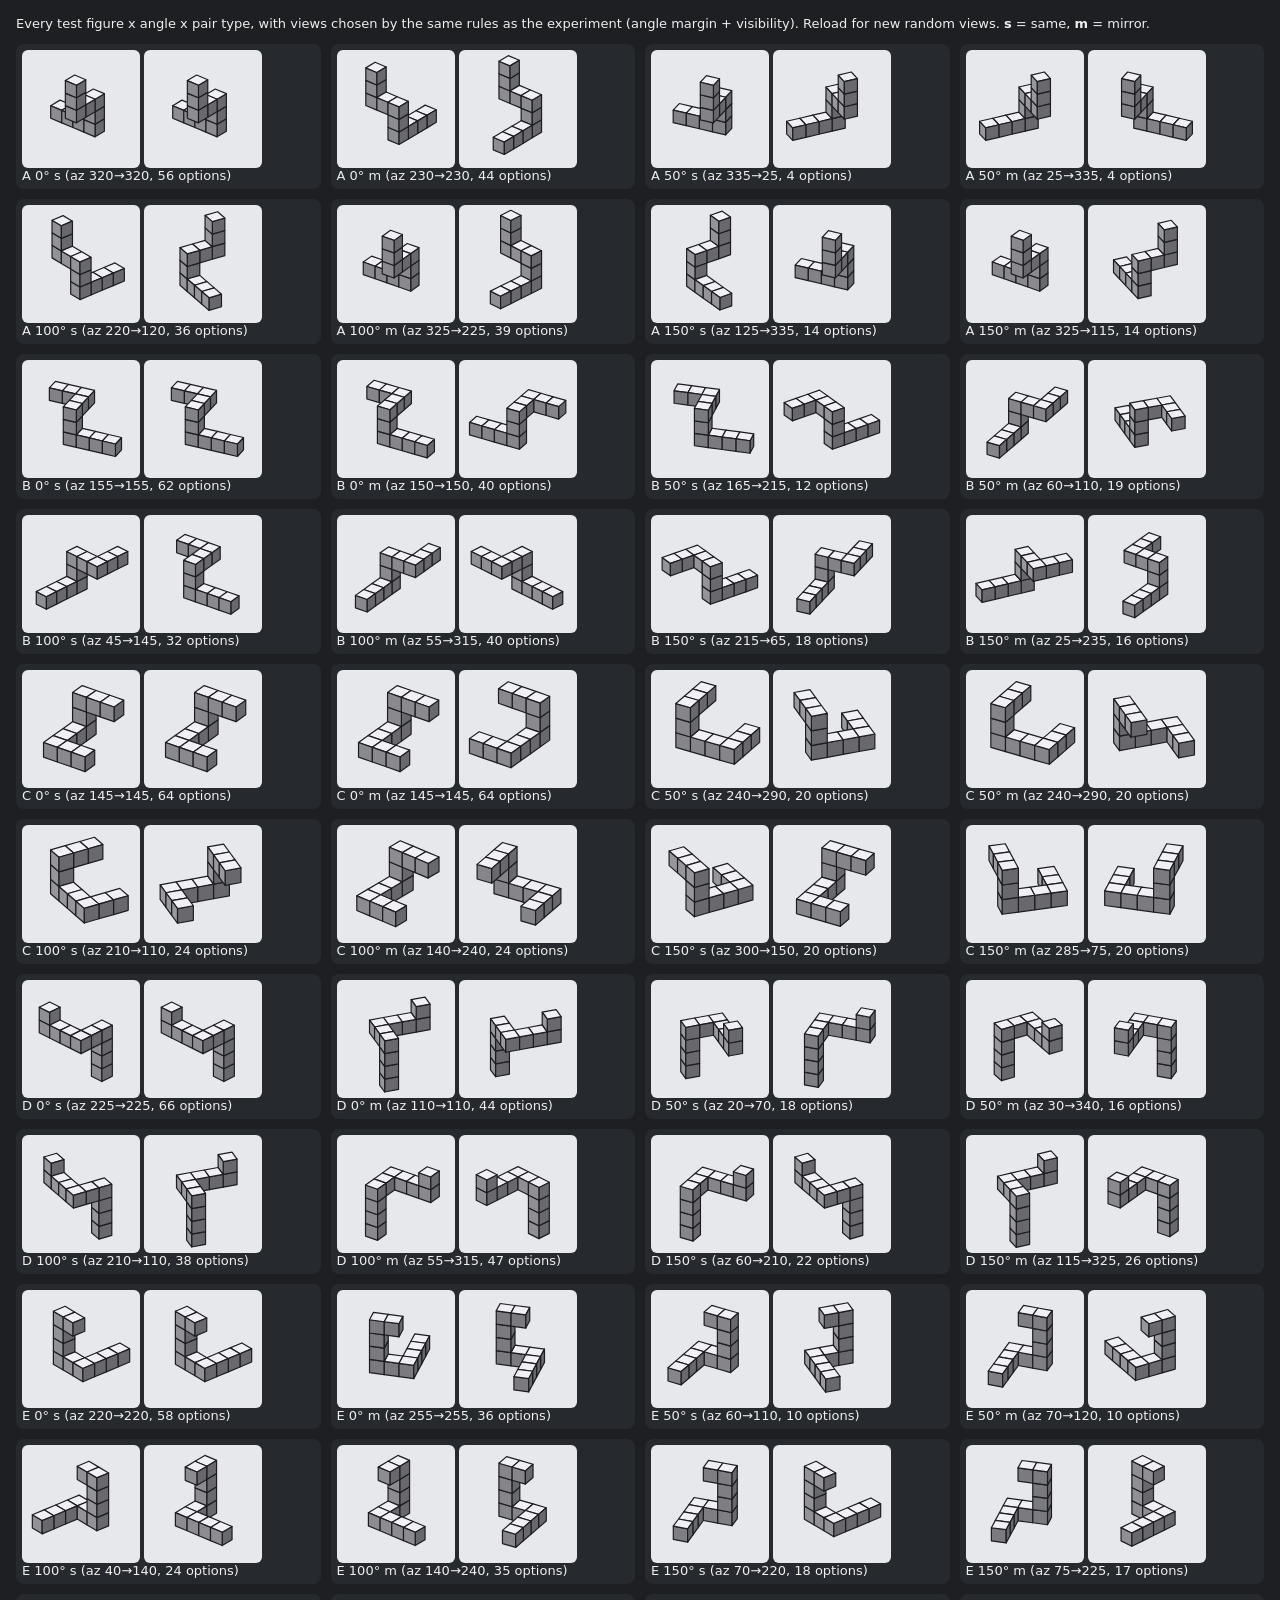
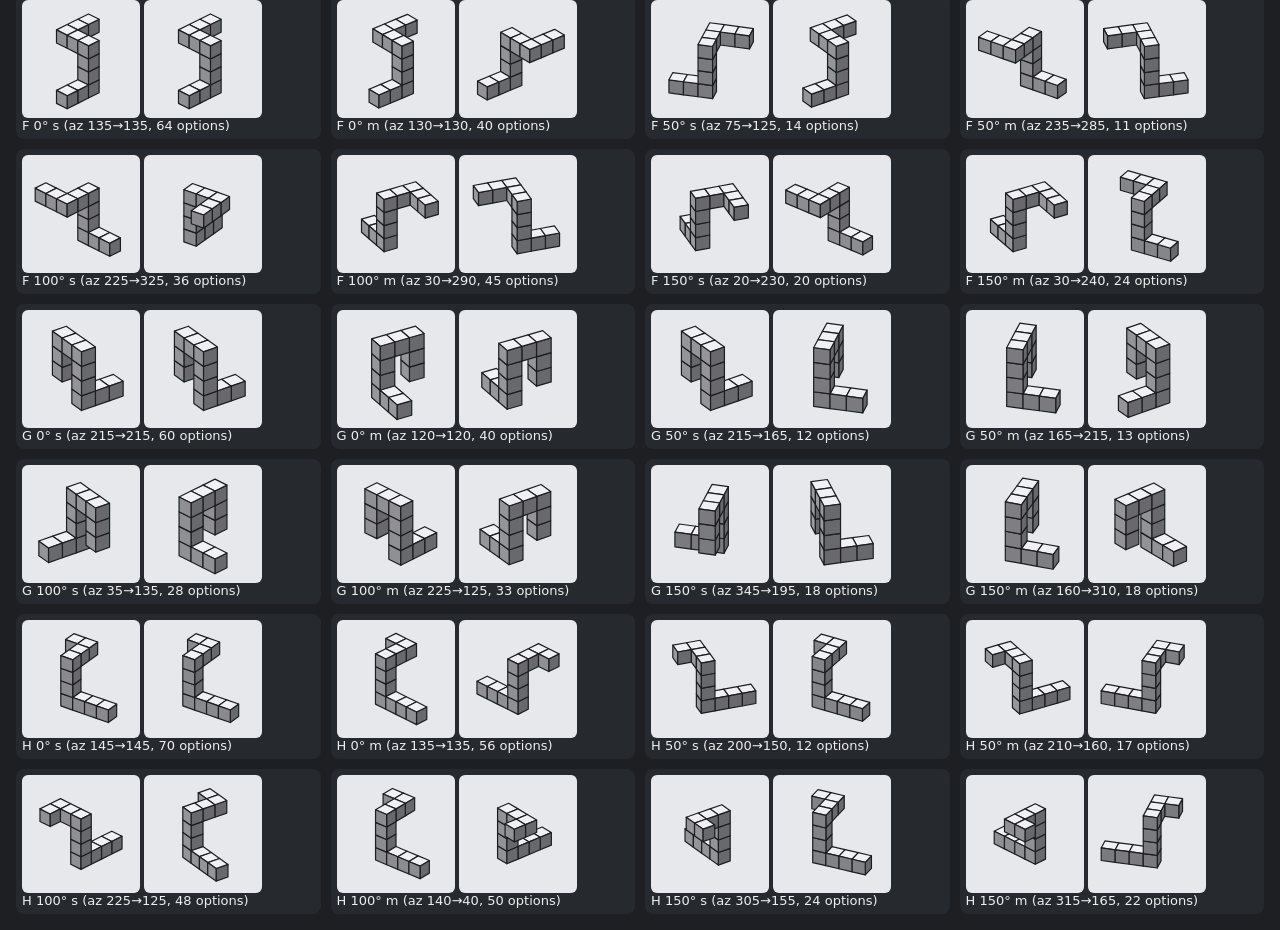
<file: tools/gallery.html>
<!DOCTYPE html>
<html lang="en">
<head>
<meta charset="UTF-8">
<title>Figure gallery (check stimuli)</title>
<style>
  body { background: #1d1f22; color: #eee; font: 13px system-ui, sans-serif; margin: 16px; }
  .grid { display: grid; grid-template-columns: repeat(auto-fill, minmax(250px, 1fr)); gap: 10px; }
  .cell { background: #26292d; border-radius: 8px; padding: 6px; }
  .pair { display: flex; gap: 4px; }
  canvas { background: #e6e8eb; border-radius: 6px; }
</style>
</head>
<body>
<p>Every test figure x angle x pair type, with views chosen by the same rules as the experiment
(angle margin + visibility). Reload for new random views. <b>s</b> = same, <b>m</b> = mirror.</p>
<div class="grid" id="g"></div>
<script src="../js/config.js"></script>
<script src="../js/figures.js"></script>
<script>
  const CFG = window.STUDY_CONFIG, F = window.FIGURES;
  const okAz = (a) => { const m = ((a % 90) + 90) % 90; return m >= CFG.AXIS_MARGIN && m <= 90 - CFG.AXIS_MARGIN; };
  const good = (s, m, az) => okAz(az) && F.visibility(F.SHAPES[s], az, CFG.ELEVATION, m) >= CFG.MIN_VISIBILITY;
  const shapes = new URLSearchParams(location.search).get("practice") ? F.PRACTICE_SHAPES : F.TEST_SHAPES;
  shapes.forEach((s) => CFG.ANGLES.forEach((ang) => [false, true].forEach((m) => {
    const opts = [];
    for (let L = 0; L < 360; L += 5) [-1, 1].forEach((d) => {
      const Rr = (((L + d * ang) % 360) + 360) % 360;
      if (good(s, false, L) && good(s, m, Rr)) opts.push([L, Rr]);
    });
    const [L, Rr] = opts[Math.floor(Math.random() * opts.length)];
    const cell = document.createElement("div");
    cell.className = "cell";
    cell.innerHTML = `<div class="pair"><canvas></canvas><canvas></canvas></div>${s} ${ang}° ${m ? "m" : "s"} (az ${L}→${Rr}, ${opts.length} options)`;
    document.getElementById("g").appendChild(cell);
    const [a, b] = cell.querySelectorAll("canvas");
    F.draw(a, { cubes: F.SHAPES[s], az: L, el: CFG.ELEVATION, size: 118 });
    F.draw(b, { cubes: F.SHAPES[s], az: Rr, el: CFG.ELEVATION, size: 118, mirror: m });
  })));
</script>
</body>
</html>
</file>
